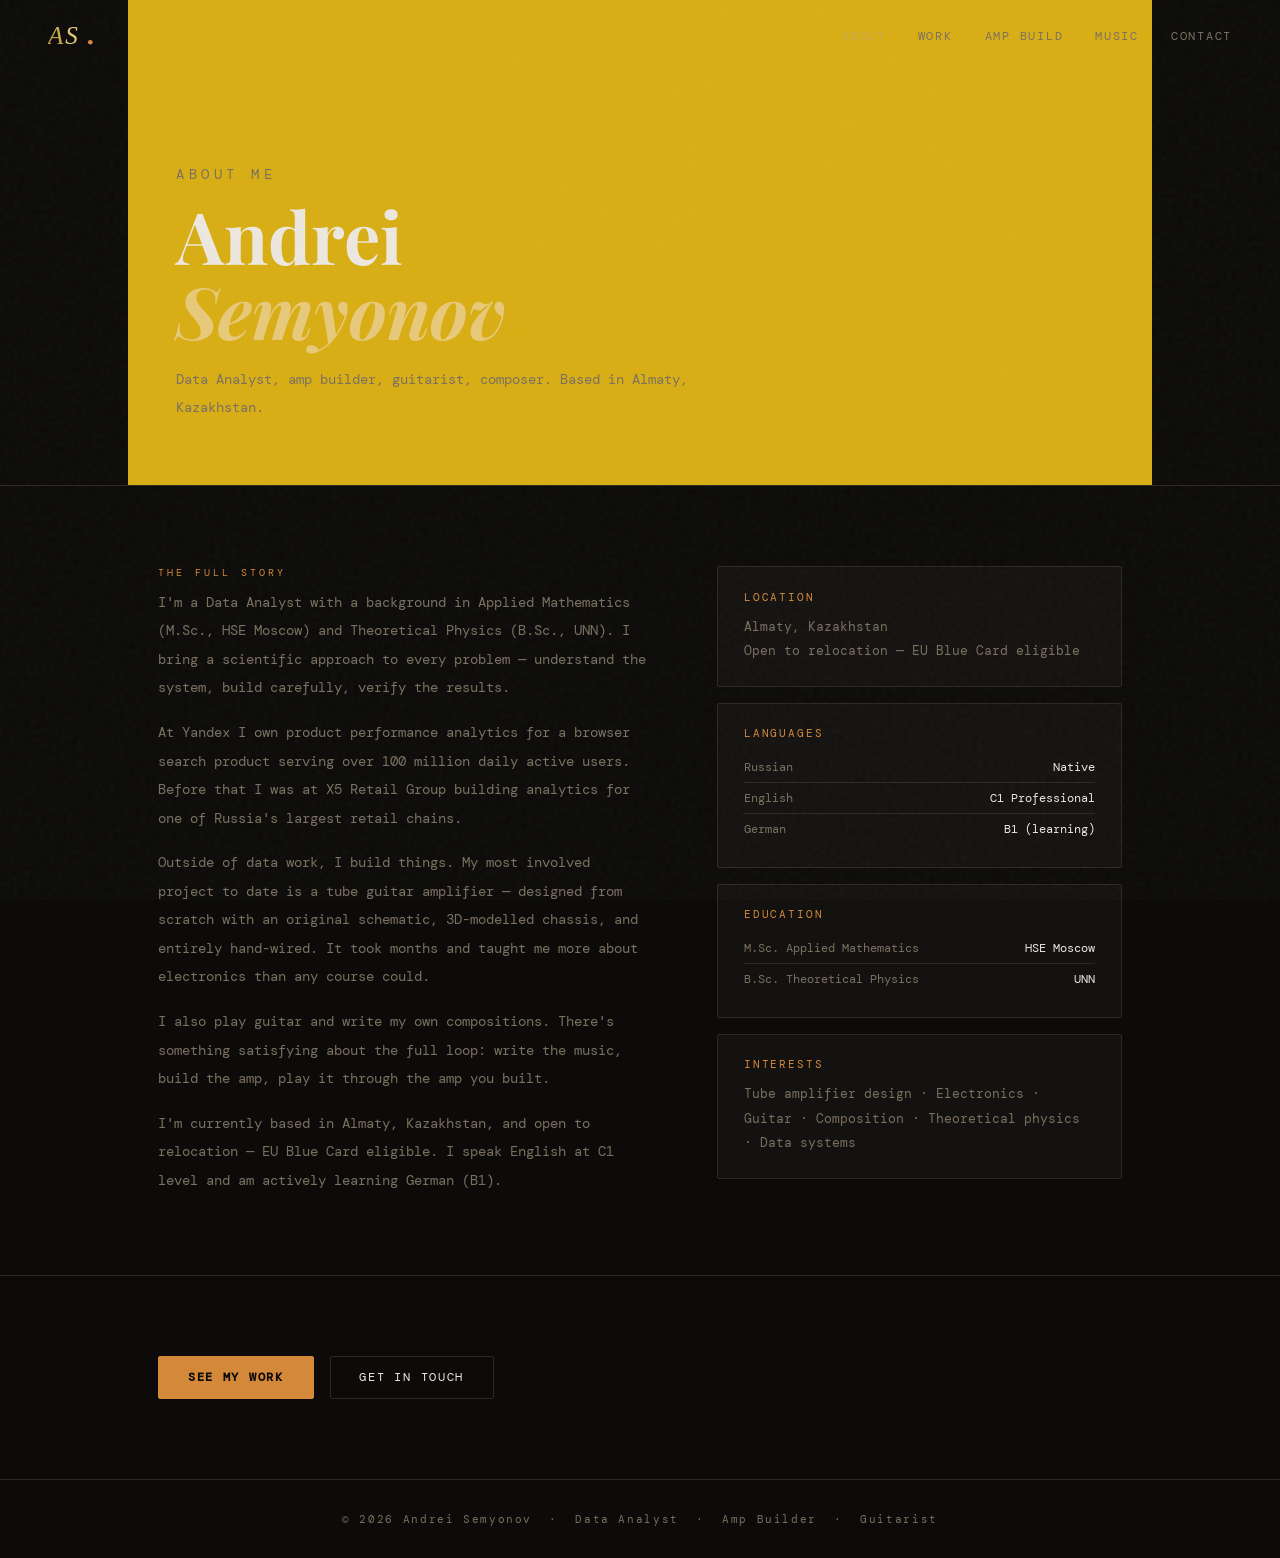
<file: about.html>
<!DOCTYPE html>
<html lang="en">
<head>
  <meta charset="UTF-8" />
  <meta name="viewport" content="width=device-width, initial-scale=1.0"/>
  <title>About — Andrei Semyonov</title>
  <link href="https://fonts.googleapis.com/css2?family=Playfair+Display:ital,wght@0,400;0,700;1,400&family=DM+Mono:wght@300;400&display=swap" rel="stylesheet"/>
  <link rel="stylesheet" href="css/style.css"/>
  <link rel="stylesheet" href="css/responsive.css"/>
  <link rel="icon" type="image/svg+xml" href="images/logo.svg"> 
</head>
<body>

  <nav id="navbar">
    <a class="nav-logo" href="index.html"><img src="images/logo.svg" alt="AS" style="height:28px;width:auto;display:block;"></a>
    <div class="nav-links">
      <a href="about.html">About</a>
      <a href="index.html#work">Work</a>
      <a href="index.html#amp">Amp Build</a>
      <a href="index.html#music">Music</a>
      <a href="contact.html">Contact</a>
    </div>
  </nav>

  <div class="page-header" style="background-color:#fdcb17d9; max-width: 80%; padding: 10rem 3rem 4rem;">
    <p class="section-label">About me</p>
    <!-- <img src="images/background.jpg" alt="Holograms" width="500"> -->
    <h1>Andrei<br><em>Semyonov</em></h1>
    <p>Data Analyst, amp builder, guitarist, composer. Based in Almaty, Kazakhstan.</p>
  </div>

  <hr class="divider">

  <div class="section-wrap">
    <div style="display:grid;grid-template-columns:1.1fr 0.9fr;gap:4rem;align-items:start;">

      <div>
        <p class="section-label">The full story</p>
        <div style="font-size:0.85rem;color:var(--muted);line-height:2.1;">
          <p>I'm a Data Analyst with a background in Applied Mathematics (M.Sc., HSE Moscow) and Theoretical Physics (B.Sc., UNN). I bring a scientific approach to every problem — understand the system, build carefully, verify the results.</p>
          <p style="margin-top:1rem;">At Yandex I own product performance analytics for a browser search product serving over 100 million daily active users. Before that I was at X5 Retail Group building analytics for one of Russia's largest retail chains.</p>
          <p style="margin-top:1rem;">Outside of data work, I build things. My most involved project to date is a tube guitar amplifier — designed from scratch with an original schematic, 3D-modelled chassis, and entirely hand-wired. It took months and taught me more about electronics than any course could.</p>
          <p style="margin-top:1rem;">I also play guitar and write my own compositions. There's something satisfying about the full loop: write the music, build the amp, play it through the amp you built.</p>
          <p style="margin-top:1rem;">I'm currently based in Almaty, Kazakhstan, and open to relocation — EU Blue Card eligible. I speak English at C1 level and am actively learning German (B1).</p>
        </div>
      </div>

      <div style="display:flex;flex-direction:column;gap:1rem;">

        <div class="amp-detail-card">
          <div class="amp-detail-title">Location</div>
          <div class="amp-detail-text">Almaty, Kazakhstan<br>Open to relocation — EU Blue Card eligible</div>
        </div>

        <div class="amp-detail-card">
          <div class="amp-detail-title">Languages</div>
          <div class="amp-spec-row"><span>Russian</span><span>Native</span></div>
          <div class="amp-spec-row"><span>English</span><span>C1 Professional</span></div>
          <div class="amp-spec-row"><span>German</span><span>B1 (learning)</span></div>
        </div>

        <div class="amp-detail-card">
          <div class="amp-detail-title">Education</div>
          <div class="amp-spec-row"><span>M.Sc. Applied Mathematics</span><span>HSE Moscow</span></div>
          <div class="amp-spec-row"><span>B.Sc. Theoretical Physics</span><span>UNN</span></div>
        </div>

        <div class="amp-detail-card">
          <div class="amp-detail-title">Interests</div>
          <div class="amp-detail-text">Tube amplifier design · Electronics · Guitar · Composition · Theoretical physics · Data systems</div>
        </div>

      </div>
    </div>
  </div>

  <hr class="divider">

  <div class="section-wrap" style="display:flex;gap:1rem;flex-wrap:wrap;">
    <a href="index.html#work" class="btn btn-primary">See my work</a>
    <a href="contact.html" class="btn btn-outline">Get in touch</a>
  </div>

  <footer>
    <p>© 2026 Andrei Semyonov &nbsp;·&nbsp; Data Analyst &nbsp;·&nbsp; Amp Builder &nbsp;·&nbsp; Guitarist</p>
  </footer>

  <script src="js/script.js"></script>
</body>
</html>
</file>
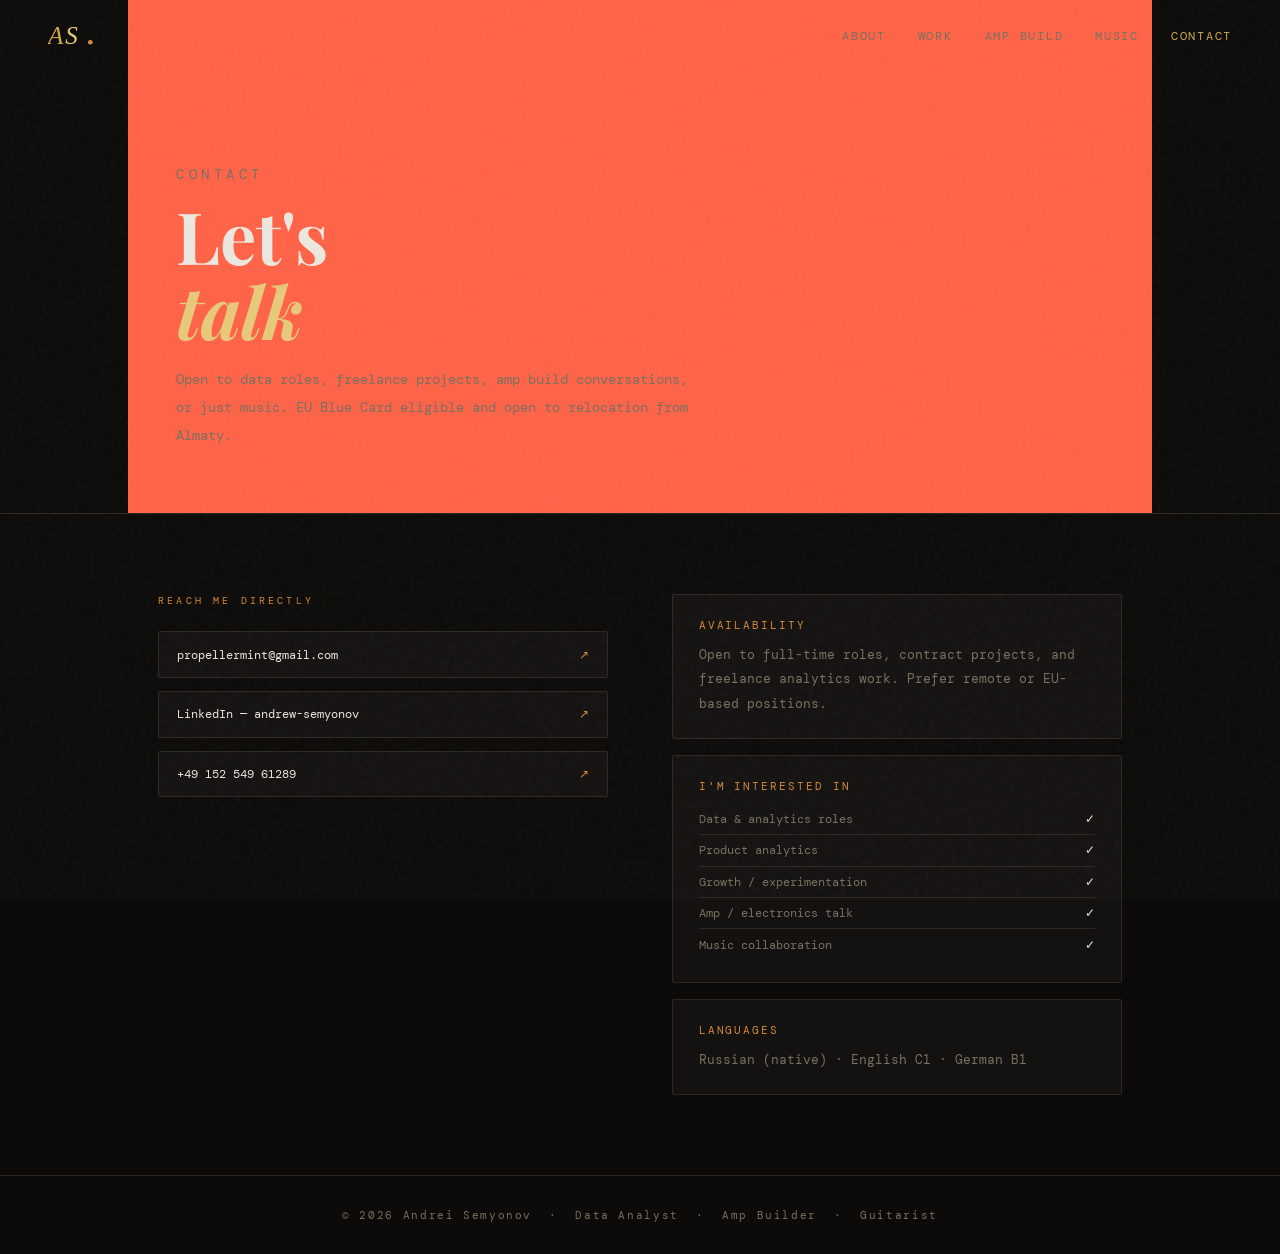
<file: contact.html>
<!DOCTYPE html>
<html lang="en">
<head>
  <meta charset="UTF-8" />
  <meta name="viewport" content="width=device-width, initial-scale=1.0"/>
  <title>Contact — Andrei Semyonov</title>
  <link href="https://fonts.googleapis.com/css2?family=Playfair+Display:ital,wght@0,400;0,700;1,400&family=DM+Mono:wght@300;400&display=swap" rel="stylesheet"/>
  <link rel="stylesheet" href="css/style.css"/>
  <link rel="stylesheet" href="css/responsive.css"/>
  <link rel="icon" type="image/svg+xml" href="images/logo.svg"> 
</head>
<body>

  <nav id="navbar">
    <a class="nav-logo" href="index.html"><img src="images/logo.svg" alt="AS" style="height:28px;width:auto;display:block;"></a>
    <div class="nav-links">
      <a href="about.html">About</a>
      <a href="index.html#work">Work</a>
      <a href="index.html#amp">Amp Build</a>
      <a href="index.html#music">Music</a>
      <a href="contact.html">Contact</a>
    </div>
  </nav>

  <div class="page-header" style="background-color: tomato; max-width: 80%;">
    <p class="section-label">Contact</p>
    <h1>Let's<br><em>talk</em></h1>
    <p>Open to data roles, freelance projects, amp build conversations, or just music. EU Blue Card eligible and open to relocation from Almaty.</p>
  </div>

  <hr class="divider">

  <div class="section-wrap">
    <div class="contact-layout">

      <div>
        <p class="section-label" style="margin-bottom:1.5rem;">Reach me directly</p>
        <div class="contact-links">
          <a href="mailto:propellermint@gmail.com" class="contact-link">
            <span>propellermint@gmail.com</span>
            <span class="arrow">↗</span>
          </a>
          <a href="https://linkedin.com/in/andrew-semyonov" target="_blank" class="contact-link">
            <span>LinkedIn — andrew-semyonov</span>
            <span class="arrow">↗</span>
          </a>
          <a href="tel:+4915254961289" class="contact-link">
            <span>+49 152 549 61289</span>
            <span class="arrow">↗</span>
          </a>
        </div>
      </div>

      <div style="display:flex;flex-direction:column;gap:1rem;">
        <div class="amp-detail-card">
          <div class="amp-detail-title">Availability</div>
          <div class="amp-detail-text">Open to full-time roles, contract projects, and freelance analytics work. Prefer remote or EU-based positions.</div>
        </div>
        <div class="amp-detail-card">
          <div class="amp-detail-title">I'm interested in</div>
          <div class="amp-spec-row"><span>Data &amp; analytics roles</span><span>✓</span></div>
          <div class="amp-spec-row"><span>Product analytics</span><span>✓</span></div>
          <div class="amp-spec-row"><span>Growth / experimentation</span><span>✓</span></div>
          <div class="amp-spec-row"><span>Amp / electronics talk</span><span>✓</span></div>
          <div class="amp-spec-row"><span>Music collaboration</span><span>✓</span></div>
        </div>
        <div class="amp-detail-card">
          <div class="amp-detail-title">Languages</div>
          <div class="amp-detail-text">Russian (native) · English C1 · German B1</div>
        </div>
      </div>

    </div>
  </div>

  <footer>
    <p>© 2026 Andrei Semyonov &nbsp;·&nbsp; Data Analyst &nbsp;·&nbsp; Amp Builder &nbsp;·&nbsp; Guitarist</p>
  </footer>

  <script src="js/script.js"></script>
</body>
</html>
</file>
<file: css/style.css>
/* ── VARIABLES ── */
:root {
  --bg:         #0c0b09;
  --surface:    #141210;
  --surface2:   #1c1916;
  --border:     #2e2820;
  --border2:    #3d3528;
  --gold:       #c9a84c;
  --gold-light: #e8c97a;
  --amber:      #d4893a;
  --amber-dim:  #7a4e20;
  --text:       #ede8df;
  --muted:      #7a7060;
  --muted2:     #a09070;
}

/* ── RESET & BASE ── */
*, *::before, *::after { box-sizing: border-box; margin: 0; padding: 0; }

html { scroll-behavior: smooth; }

body {
  font-family: 'DM Mono', monospace;
  background: var(--bg);
  color: var(--text);
  min-height: 100vh;
  overflow-x: hidden;
}

/* grain overlay */
body::before {
  content: '';
  position: fixed;
  inset: 0;
  background-image: url("data:image/svg+xml,%3Csvg viewBox='0 0 200 200' xmlns='http://www.w3.org/2000/svg'%3E%3Cfilter id='n'%3E%3CfeTurbulence type='fractalNoise' baseFrequency='0.85' numOctaves='4' stitchTiles='stitch'/%3E%3C/filter%3E%3Crect width='100%25' height='100%25' filter='url(%23n)' opacity='0.035'/%3E%3C/svg%3E");
  pointer-events: none;
  z-index: 200;
}

/* ── LIGHTBOX ── */
.lightbox {
  position: fixed;
  inset: 0;
  background: rgba(0,0,0,0.92);
  z-index: 999;
  display: flex;
  align-items: center;
  justify-content: center;
  opacity: 0;
  pointer-events: none;
  transition: opacity 0.3s ease;
}
.lightbox.open {
  opacity: 1;
  pointer-events: all;
}
.lightbox img {
  max-width: 90vw;
  max-height: 88vh;
  object-fit: contain;
  border: 1px solid var(--border2);
}
.lightbox-close {
  position: fixed;
  top: 1.5rem;
  right: 2rem;
  font-size: 1.5rem;
  color: var(--muted2);
  cursor: pointer;
  transition: color 0.2s;
  background: none;
  border: none;
  font-family: 'DM Mono', monospace;
}
.lightbox-close:hover { color: var(--text); }

/* ── NAV ── */
nav {
  position: fixed;
  top: 0; left: 0; right: 0;
  display: flex;
  justify-content: space-between;
  align-items: center;
  padding: 1.4rem 3rem;
  background: transparent;
  border-bottom: 1px solid transparent;
  z-index: 100;
  transition: background 0.5s ease, border-color 0.5s ease, backdrop-filter 0.5s ease;
}
nav.scrolled {
  background: rgba(12,11,9,0.9);
  backdrop-filter: blur(14px);
  border-bottom: 1px solid var(--border);
}
.nav-logo {
  font-family: 'Playfair Display', serif;
  font-size: 1.15rem;
  color: var(--gold);
  letter-spacing: 0.05em;
  text-decoration: none;
}
.nav-links { display: flex; gap: 2rem; align-items: center; }
.nav-links a {
  color: var(--muted);
  text-decoration: none;
  font-size: 0.72rem;
  letter-spacing: 0.15em;
  text-transform: uppercase;
  transition: color 0.3s;
}
.nav-links a:hover,
.nav-links a.active { color: var(--gold); }

/* ── PAGE HEADER (inner pages) ── */
.page-header {
  padding: 10rem 3rem 4rem;
  max-width: 1060px;
  margin: 0 auto;
}
.page-header .section-label { margin-bottom: 0.6rem; }
.page-header h1 {
  font-family: 'Playfair Display', serif;
  font-size: clamp(2.5rem, 6vw, 4.5rem);
  color: var(--text);
  line-height: 1.05;
  margin-bottom: 1rem;
}
.page-header h1 em { font-style: italic; color: var(--gold-light); }
.page-header p {
  font-size: 0.88rem;
  color: var(--muted);
  line-height: 2;
  max-width: 520px;
}

/* ── SECTION BASE ── */
.section-wrap {
  padding: 5rem 3rem;
  max-width: 1060px;
  margin: 0 auto;
}
.section-label {
  font-size: 0.62rem;
  letter-spacing: 0.32em;
  text-transform: uppercase;
  color: var(--amber);
  margin-bottom: 0.6rem;
}
.section-title {
  font-family: 'Playfair Display', serif;
  font-size: clamp(1.9rem, 4.5vw, 3rem);
  color: var(--text);
  margin-bottom: 0.8rem;
}
.section-sub {
  font-size: 0.85rem;
  color: var(--muted);
  line-height: 1.9;
  max-width: 560px;
  margin-bottom: 3rem;
}
.divider {
  border: none;
  border-top: 1px solid var(--border);
  margin: 0;
}

/* ── BUTTONS ── */
.btn {
  display: inline-block;
  padding: 0.8rem 1.8rem;
  border-radius: 2px;
  font-size: 0.72rem;
  letter-spacing: 0.15em;
  text-transform: uppercase;
  text-decoration: none;
  transition: all 0.3s;
  cursor: pointer;
  font-family: 'DM Mono', monospace;
}
.btn-primary { background: var(--amber); color: var(--bg); border: 1px solid var(--amber); font-weight: 600; }
.btn-primary:hover { background: var(--gold-light); border-color: var(--gold-light); }
.btn-outline { background: transparent; color: var(--text); border: 1px solid var(--border); }
.btn-outline:hover { border-color: var(--gold); color: var(--gold); }

/* ── HERO (index only) ── */
.hero {
  min-height: 100vh;
  position: relative;
  display: flex;
  align-items: center;
  padding: 8rem 3rem 4rem;
  overflow: hidden;
}
.hero-bg {
  position: absolute;
  inset: 0;
  background-image: url('../images/background2.jpg');
  background-size: cover;
  background-position: center;
  z-index: 0;
}
.hero-fade {
  position: absolute;
  inset: 0;
  background: var(--bg);
  opacity: 0;
  z-index: 1;
  pointer-events: none;
}
.hero-inner {
  position: relative;
  z-index: 2;
  max-width: 820px;
}
.hero-eyebrow {
  font-size: 0.68rem;
  letter-spacing: 0.28em;
  text-transform: uppercase;
  color: var(--amber);
  margin-bottom: 1.4rem;
  opacity: 0;
  animation: fadeUp 0.8s 0.3s ease forwards;
}
.hero-name {
  font-family: 'Playfair Display', serif;
  font-size: clamp(3.2rem, 8.5vw, 6.5rem);
  line-height: 1.0;
  color: var(--text);
  opacity: 0;
  animation: fadeUp 0.9s 0.5s ease forwards;
}
.hero-name em { font-style: italic; color: var(--gold-light); }
.hero-roles {
  margin-top: 1.8rem;
  display: flex;
  flex-wrap: wrap;
  gap: 0.6rem;
  opacity: 0;
  animation: fadeUp 0.9s 0.7s ease forwards;
}
.role-tag {
  font-size: 0.68rem;
  letter-spacing: 0.12em;
  text-transform: uppercase;
  padding: 0.4rem 0.9rem;
  border: 1px solid var(--border2);
  color: var(--muted2);
  border-radius: 2px;
}
.role-tag.accent { border-color: var(--amber-dim); color: var(--amber); }
.hero-sub {
  margin-top: 1.8rem;
  font-size: 0.88rem;
  color: var(--muted);
  max-width: 480px;
  line-height: 2;
  opacity: 0;
  animation: fadeUp 0.9s 0.85s ease forwards;
}
.hero-cta {
  margin-top: 2.5rem;
  display: flex;
  gap: 1rem;
  flex-wrap: wrap;
  opacity: 0;
  animation: fadeUp 0.9s 1s ease forwards;
}
.deco-line {
  position: absolute;
  right: 3rem; top: 50%;
  transform: translateY(-50%);
  width: 1px; height: 180px;
  background: linear-gradient(to bottom, transparent, var(--amber), transparent);
  opacity: 0.3;
  z-index: 2;
}

/* ── ABOUT STRIP (index) ── */
.about-strip {
  display: grid;
  grid-template-columns: 1fr 1fr 1fr;
  border: 1px solid var(--border);
}
.about-cell {
  padding: 2rem 1.8rem;
  border-right: 1px solid var(--border);
}
.about-cell:last-child { border-right: none; }
.about-cell-label {
  font-size: 0.62rem;
  letter-spacing: 0.2em;
  text-transform: uppercase;
  color: var(--amber);
  margin-bottom: 0.8rem;
}
.about-cell-text {
  font-size: 0.82rem;
  color: var(--muted);
  line-height: 1.9;
}

/* ── WORK / EXP ── */
.work-grid { display: flex; flex-direction: column; gap: 1.2rem; }
.exp-card {
  border: 1px solid var(--border);
  background: var(--surface);
  padding: 1.8rem 2rem;
  border-radius: 2px;
  transition: border-color 0.3s;
}
.exp-card:hover { border-color: var(--amber-dim); }
.exp-header {
  display: flex;
  justify-content: space-between;
  align-items: flex-start;
  flex-wrap: wrap;
  gap: 0.5rem;
  margin-bottom: 1rem;
}
.exp-role { font-family: 'Playfair Display', serif; font-size: 1.1rem; color: var(--text); }
.exp-company { color: var(--gold); font-size: 0.76rem; margin-top: 0.2rem; }
.exp-period { font-size: 0.68rem; letter-spacing: 0.1em; color: var(--muted); white-space: nowrap; }
.exp-bullets { list-style: none; display: flex; flex-direction: column; gap: 0.5rem; }
.exp-bullets li {
  font-size: 0.8rem;
  color: var(--muted);
  line-height: 1.7;
  padding-left: 1.3rem;
  position: relative;
}
.exp-bullets li::before { content: '→'; position: absolute; left: 0; color: var(--amber); }

.skills-row {
  display: flex;
  flex-wrap: wrap;
  gap: 0.5rem;
  margin-top: 2rem;
}
.skill-pill {
  font-size: 0.7rem;
  letter-spacing: 0.08em;
  padding: 0.35rem 0.8rem;
  border: 1px solid var(--border);
  color: var(--muted2);
  border-radius: 2px;
  background: var(--surface);
}

/* ── AMP PROJECT ── */
.amp-layout {
  display: grid;
  grid-template-columns: 1fr 1fr;
  gap: 2rem;
}
.amp-media-grid {
  display: grid;
  grid-template-columns: 1fr 1fr;
  gap: 0.8rem;
}
.media-placeholder {
  aspect-ratio: 4/3;
  background: var(--surface2);
  border: 1px solid var(--border);
  border-radius: 2px;
  display: flex;
  flex-direction: column;
  align-items: center;
  justify-content: center;
  gap: 0.5rem;
  cursor: pointer;
  transition: border-color 0.3s;
  overflow: hidden;
}
.media-placeholder:hover { border-color: var(--amber-dim); }
.media-placeholder.wide { grid-column: span 2; aspect-ratio: 16/7; }
.media-placeholder img { width: 100%; height: 100%; object-fit: cover; }
.media-icon {
  width: 28px; height: 28px;
  border: 1px solid var(--border2);
  border-radius: 50%;
  display: flex; align-items: center; justify-content: center;
  font-size: 13px;
  color: var(--muted);
}
.media-label { font-size: 0.65rem; color: var(--muted); letter-spacing: 0.1em; text-transform: uppercase; }
.amp-details { display: flex; flex-direction: column; gap: 1.2rem; }
.amp-detail-card {
  background: var(--surface);
  border: 1px solid var(--border);
  padding: 1.4rem 1.6rem;
  border-radius: 2px;
}
.amp-detail-title {
  font-size: 0.68rem;
  letter-spacing: 0.18em;
  text-transform: uppercase;
  color: var(--amber);
  margin-bottom: 0.7rem;
}
.amp-detail-text {
  font-size: 0.8rem;
  color: var(--muted);
  line-height: 1.9;
}
.amp-spec-row {
  display: flex;
  justify-content: space-between;
  font-size: 0.76rem;
  padding: 0.45rem 0;
  border-bottom: 1px solid var(--border);
  color: var(--muted);
}
.amp-spec-row:last-child { border-bottom: none; }
.amp-spec-row span:last-child { color: var(--text); }

/* ── MUSIC ── */
.music-layout {
  display: grid;
  grid-template-columns: 1.1fr 0.9fr;
  gap: 3rem;
  align-items: start;
}
.music-text { font-size: 0.84rem; color: var(--muted); line-height: 2; }
.music-text p + p { margin-top: 1rem; }
.music-sidebar { display: flex; flex-direction: column; gap: 1rem; }
.music-card {
  background: var(--surface);
  border: 1px solid var(--border);
  padding: 1.4rem 1.6rem;
  border-radius: 2px;
  transition: border-color 0.3s;
}
.music-card:hover { border-color: var(--amber-dim); }
.music-card-label {
  font-size: 0.62rem;
  letter-spacing: 0.18em;
  text-transform: uppercase;
  color: var(--amber);
  margin-bottom: 0.6rem;
}
.music-card-title {
  font-family: 'Playfair Display', serif;
  font-size: 1rem;
  color: var(--text);
  margin-bottom: 0.4rem;
}
.music-card-sub { font-size: 0.76rem; color: var(--muted); line-height: 1.7; }
.audio-placeholder {
  background: var(--surface2);
  border: 1px solid var(--border);
  border-radius: 2px;
  padding: 1rem 1.4rem;
  display: flex;
  align-items: center;
  gap: 1rem;
  margin-top: 1.5rem;
  cursor: pointer;
  transition: border-color 0.3s;
}
.audio-placeholder:hover { border-color: var(--amber-dim); }
.play-btn {
  width: 36px; height: 36px;
  border: 1px solid var(--border2);
  border-radius: 50%;
  display: flex; align-items: center; justify-content: center;
  flex-shrink: 0;
  color: var(--amber);
  font-size: 12px;
}
.audio-info { flex: 1; }
.audio-title { font-size: 0.78rem; color: var(--text); margin-bottom: 2px; }
.audio-sub { font-size: 0.68rem; color: var(--muted); }
.audio-bar {
  height: 3px;
  background: var(--border);
  border-radius: 2px;
  margin-top: 6px;
  position: relative;
  overflow: hidden;
}
.audio-bar::after {
  content: '';
  position: absolute;
  left: 0; top: 0; bottom: 0;
  width: 35%;
  background: var(--amber);
  border-radius: 2px;
}

/* ── CONTACT ── */
.contact-layout {
  display: grid;
  grid-template-columns: 1fr 1fr;
  gap: 4rem;
  align-items: start;
}
.contact-text { font-size: 0.84rem; color: var(--muted); line-height: 2; }
.contact-links { display: flex; flex-direction: column; gap: 0.8rem; }
.contact-link {
  display: flex;
  justify-content: space-between;
  align-items: center;
  padding: 0.9rem 1.1rem;
  border: 1px solid var(--border);
  background: var(--surface);
  text-decoration: none;
  transition: border-color 0.3s;
  border-radius: 2px;
}
.contact-link:hover { border-color: var(--amber-dim); }
.contact-link span { font-size: 0.78rem; color: var(--text); }
.contact-link .arrow { color: var(--amber); }


/* ── CAROUSEL ── */
.carousel-outer {
  overflow: hidden;
  padding: 0 5vw;
  position: relative;
}
.carousel-track {
  display: flex;
  gap: 1.2rem;
  transition: transform 0.45s cubic-bezier(0.4,0,0.2,1);
  will-change: transform;
}
.carousel-card {
  flex: 0 0 85vw;
  max-width: 1000px;
  background: var(--surface);
  border: 1px solid var(--border);
  border-radius: 2px;
  overflow: hidden;
  opacity: 0.4;
  transform: scale(0.97);
  transition: opacity 0.4s ease, transform 0.4s ease, border-color 0.3s;
  cursor: pointer;
}
.carousel-card.active {
  opacity: 1;
  transform: scale(1);
  border-color: var(--border2);
}
.carousel-card .amp-layout {
  margin: 0;
}
.carousel-card .amp-details {
  padding: 1.8rem 1.8rem 1.8rem 0;
}
.carousel-card .amp-media-grid {
  padding: 1.2rem 0 1.2rem 1.2rem;
}
.carousel-nav {
  display: flex;
  align-items: center;
  justify-content: center;
  gap: 0.8rem;
  padding: 10rem 3rem 0;
  max-width: 1060px;
  margin: 0 auto;
}
.carousel-progress {
  width: 100px;
  height: 2px;
  background: var(--border);
  border-radius: 2px;
  overflow: hidden;
}
.carousel-progress-fill {
  height: 100%;
  background: var(--amber);
  border-radius: 2px;
  transition: width 0.45s ease;
  width: 20%;
}
 
.proj-btn {
  flex-shrink: 0;
  width: 40px;
  height: 40px;
  border: 1px solid var(--border2);
  background: var(--surface);
  color: var(--amber);
  font-size: 1rem;
  display: flex;
  align-items: center;
  justify-content: center;
  cursor: pointer;
  border-radius: 2px;
  transition: border-color 0.3s, background 0.3s;
  margin: 5rem 0rem;
}
.proj-btn:hover { border-color: var(--amber); background: var(--surface2); }
.proj-btn:disabled { opacity: 0.25; cursor: default; }
.proj-counter {
  font-size: 0.72rem;
  color: var(--muted);
  letter-spacing: 0.1em;
  min-width: 36px;
  text-align: center;
}
.proj-dots { display: flex; gap: 0.4rem; align-items: center; }
.proj-dot {
  width: 5px; height: 5px;
  border-radius: 50%;
  background: var(--border2);
  cursor: pointer;
  transition: background 0.3s;
}
.proj-dot.active { background: var(--amber); }

/* ── BACK TO TOP ── */
.back-to-top {
  position: fixed;
  bottom: 2rem;
  right: 2rem;
  width: 44px;
  height: 44px;
  border: 1px solid var(--border2);
  background: var(--surface);
  color: var(--amber);
  font-size: 1.1rem;
  display: flex;
  align-items: center;
  justify-content: center;
  cursor: pointer;
  border-radius: 2px;
  z-index: 99;
  opacity: 0;
  transform: translateY(10px);
  transition: opacity 0.3s ease, transform 0.3s ease, border-color 0.3s ease;
  pointer-events: none;
  text-decoration: none;
}
.back-to-top.visible {
  opacity: 1;
  transform: translateY(0);
  pointer-events: all;
}
.back-to-top:hover {
  border-color: var(--amber);
  background: var(--surface2);
}

/* ── FOOTER ── */
footer {
  text-align: center;
  padding: 2rem;
  border-top: 1px solid var(--border);
  color: var(--muted);
  font-size: 0.68rem;
  letter-spacing: 0.15em;
}

/* ── ANIMATIONS ── */
@keyframes fadeUp {
  from { opacity: 0; transform: translateY(22px); }
  to   { opacity: 1; transform: translateY(0); }
}
@keyframes fadeDown {
  from { opacity: 0; transform: translateY(-14px); }
  to   { opacity: 1; transform: translateY(0); }
}
</file>
<file: css/responsive.css>
/* ── RESPONSIVE ── */

@media (max-width: 900px) {
  .amp-layout {
    grid-template-columns: 1fr;
  }
  .music-layout {
    grid-template-columns: 1fr;
    gap: 2rem;
  }
  .contact-layout {
    grid-template-columns: 1fr;
    gap: 2rem;
  }
}

@media (max-width: 760px) {
  nav {
    padding: 1.2rem 1.5rem;
  }
  .nav-links {
    gap: 1.2rem;
  }

  .section-wrap {
    padding: 4rem 1.5rem;
  }

  .hero {
    padding: 7rem 1.5rem 3rem;
  }

  .page-header {
    padding: 8rem 1.5rem 3rem;
  }

  .about-strip {
    grid-template-columns: 1fr;
  }
  .about-cell {
    border-right: none;
    border-bottom: 1px solid var(--border);
  }
  .about-cell:last-child {
    border-bottom: none;
  }

  .amp-media-grid {
    grid-template-columns: 1fr;
  }
  .media-placeholder.wide {
    grid-column: span 1;
    aspect-ratio: 4/3;
  }

  .deco-line {
    display: none;
  }

  .edu-grid {
    grid-template-columns: 1fr;
  }
}

@media (max-width: 480px) {
  .hero-name {
    font-size: 2.8rem;
  }
  .nav-links a {
    font-size: 0.65rem;
    letter-spacing: 0.1em;
  }
  .hero-cta {
    flex-direction: column;
  }
  .btn {
    text-align: center;
  }
}
</file>
